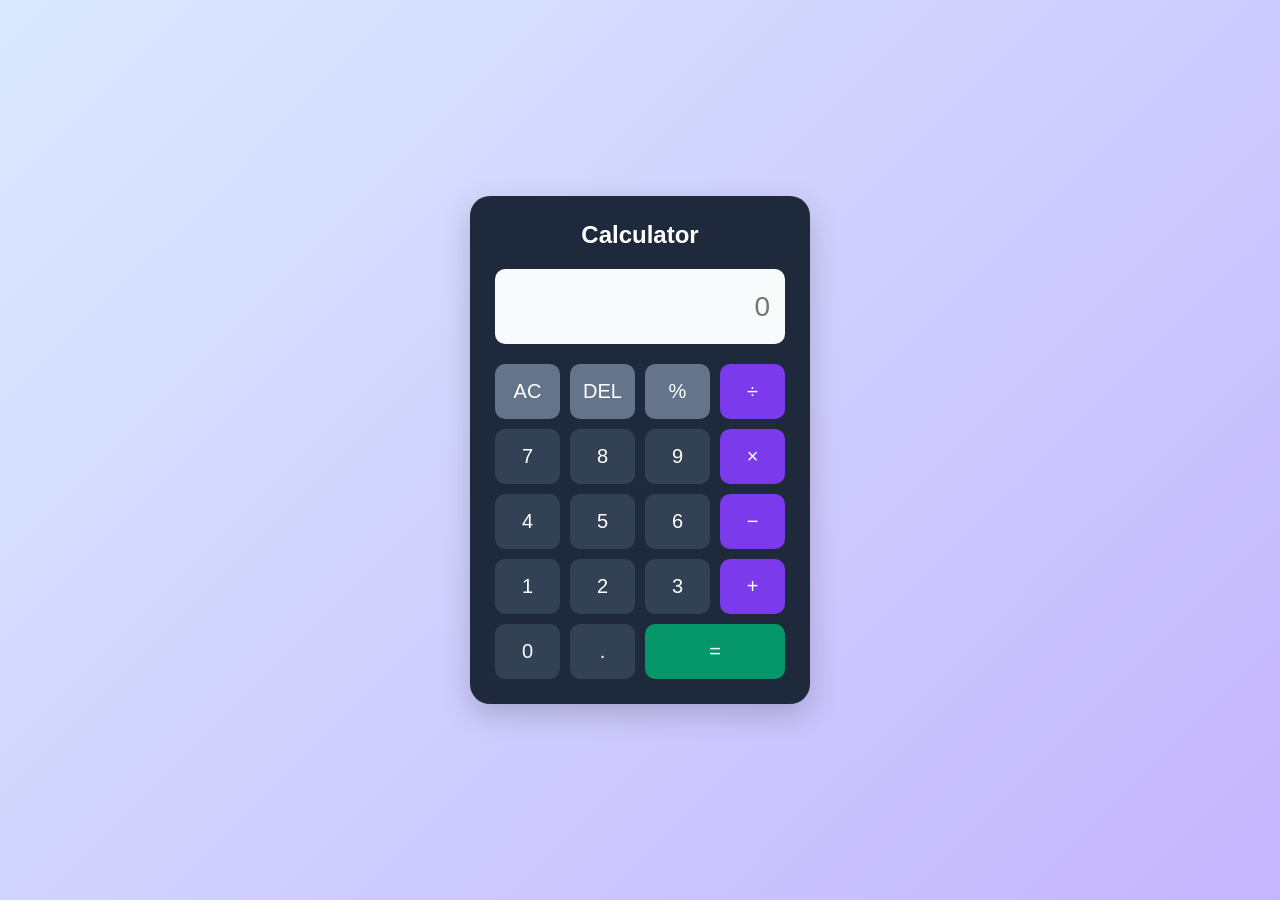
<file: calculator/index.html>
<!DOCTYPE html>
<html lang="en">
<head>
    <meta charset="UTF-8">
    <meta name="viewport" content="width=device-width, initial-scale=1.0">

    <title>My Calculator</title>

    <link rel="stylesheet" href="style.css">
</head>
<body>

    <div class="calculator">

        <h2>Calculator</h2>

        <!-- Display -->
        <input
            type="text"
            id="display"
            placeholder="0"
            readonly
        >

        <!-- Calculator Buttons -->
        <div class="buttons">

            <button class="special" onclick="clearDisplay()">AC</button>
            <button class="special" onclick="deleteLast()">DEL</button>
            <button class="special" onclick="appendValue('%')">%</button>
            <button class="operator" onclick="appendValue('/')">÷</button>

            <button onclick="appendValue('7')">7</button>
            <button onclick="appendValue('8')">8</button>
            <button onclick="appendValue('9')">9</button>
            <button class="operator" onclick="appendValue('*')">×</button>

            <button onclick="appendValue('4')">4</button>
            <button onclick="appendValue('5')">5</button>
            <button onclick="appendValue('6')">6</button>
            <button class="operator" onclick="appendValue('-')">−</button>

            <button onclick="appendValue('1')">1</button>
            <button onclick="appendValue('2')">2</button>
            <button onclick="appendValue('3')">3</button>
            <button class="operator" onclick="appendValue('+')">+</button>

            <button onclick="appendValue('0')">0</button>
            <button onclick="appendValue('.')">.</button>
            <button class="equal" onclick="calculate()">=</button>

        </div>

    </div>

    <script src="script.js"></script>

</body>
</html>
</file>
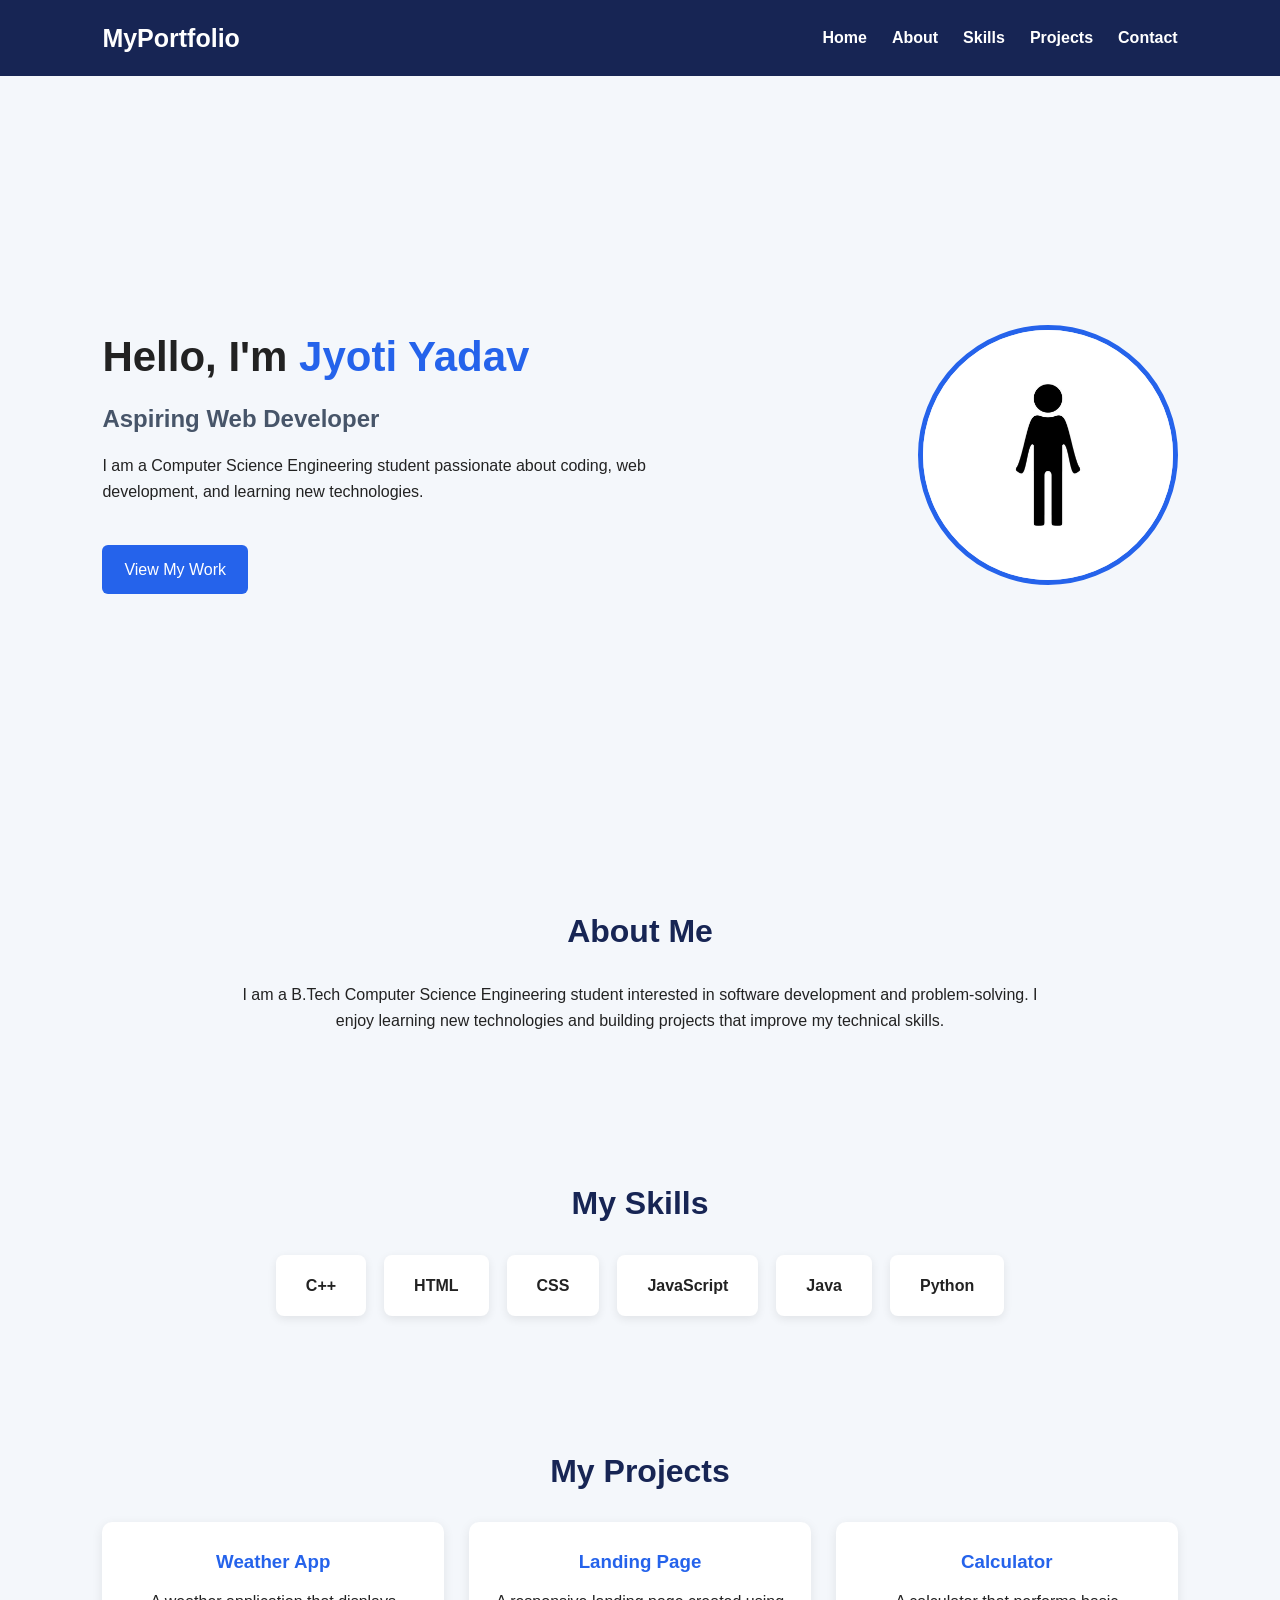
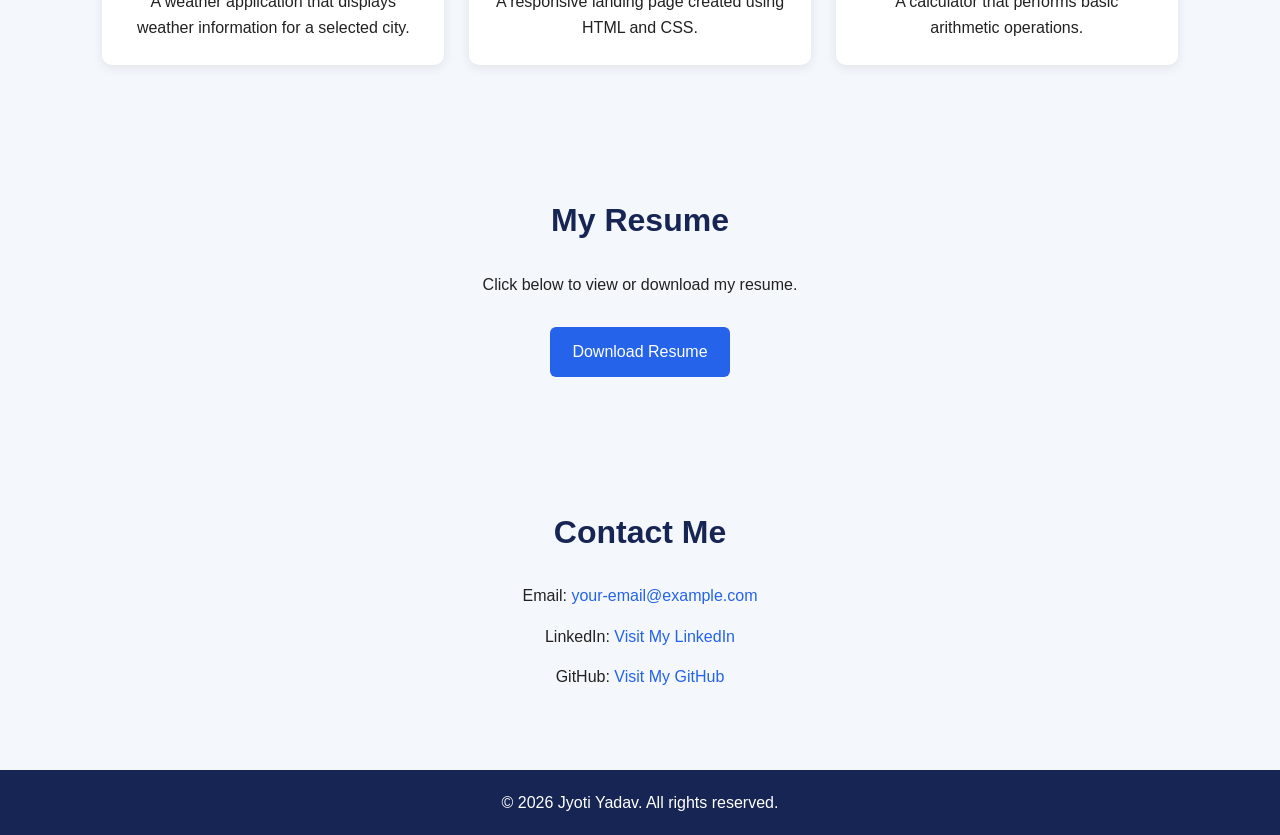
<file: portfolio/index.html>
<!DOCTYPE html>
<html lang="en">
<head>
    <meta charset="UTF-8">
    <meta name="viewport" content="width=device-width, initial-scale=1.0">
    <title>My Portfolio</title>
    <link rel="stylesheet" href="style.css">
</head>
<body>

    <!-- Header -->
    <header>
        <nav>
            <h2 class="logo">MyPortfolio</h2>

            <ul>
                <li><a href="#home">Home</a></li>
                <li><a href="#about">About</a></li>
                <li><a href="#skills">Skills</a></li>
                <li><a href="#projects">Projects</a></li>
                <li><a href="#contact">Contact</a></li>
            </ul>
        </nav>
    </header>

    <!-- Home Section -->
    <section id="home" class="hero">
        <div class="hero-content">
            <h1>Hello, I'm <span>Jyoti Yadav</span></h1>
            <h2>Aspiring Web Developer</h2>

            <p>
                I am a Computer Science Engineering student
                passionate about coding, web development,
                and learning new technologies.
            </p>

            <a href="#projects" class="btn">View My Work</a>
        </div>

        <div class="hero-image">
            <img src="profile.jpg" alt="My Profile Photo">
        </div>
    </section>

    <!-- About Section -->
    <section id="about" class="section">
        <h2>About Me</h2>

        <p>
            I am a B.Tech Computer Science Engineering student
            interested in software development and problem-solving.
            I enjoy learning new technologies and building projects
            that improve my technical skills.
        </p>
    </section>

    <!-- Skills Section -->
    <section id="skills" class="section">
        <h2>My Skills</h2>

        <div class="skills-container">
            <div class="skill">C++</div>
            <div class="skill">HTML</div>
            <div class="skill">CSS</div>
            <div class="skill">JavaScript</div>
            <div class="skill">Java</div>
            <div class="skill">Python</div>
        </div>
    </section>

    <!-- Projects Section -->
    <section id="projects" class="section">
        <h2>My Projects</h2>

        <div class="projects-container">

            <div class="project-card">
                <h3>Weather App</h3>
                <p>
                    A weather application that displays
                    weather information for a selected city.
                </p>
            </div>

            <div class="project-card">
                <h3>Landing Page</h3>
                <p>
                    A responsive landing page created using
                    HTML and CSS.
                </p>
            </div>

            <div class="project-card">
                <h3>Calculator</h3>
                <p>
                    A calculator that performs basic
                    arithmetic operations.
                </p>
            </div>

        </div>
    </section>

    <!-- Resume Section -->
    <section id="resume" class="section">
        <h2>My Resume</h2>

        <p>Click below to view or download my resume.</p>

        <a href="resume.pdf" download class="btn">
            Download Resume
        </a>
    </section>

    <!-- Contact Section -->
    <section id="contact" class="section">
        <h2>Contact Me</h2>

        <p>
            Email:
            <a href="mailto:your-email@example.com">
                your-email@example.com
            </a>
        </p>

        <p>
            LinkedIn:
            <a href="https://www.linkedin.com/" target="_blank"
               rel="noopener noreferrer">
                Visit My LinkedIn
            </a>
        </p>

        <p>
            GitHub:
            <a href="https://github.com/" target="_blank"
               rel="noopener noreferrer">
                Visit My GitHub
            </a>
        </p>
    </section>

    <!-- Footer -->
    <footer>
        <p>&copy; 2026 Jyoti Yadav. All rights reserved.</p>
    </footer>

</body>
</html>
</file>
<file: calculator/style.css>
/* General Styling */
* {
    margin: 0;
    padding: 0;
    box-sizing: border-box;
}

body {
    font-family: Arial, sans-serif;
    background: linear-gradient(135deg, #dbeafe, #c4b5fd);

    min-height: 100vh;

    display: flex;
    justify-content: center;
    align-items: center;
}

/* Calculator Container */
.calculator {
    width: 340px;
    padding: 25px;

    background-color: #1e293b;
    border-radius: 20px;

    box-shadow: 0 10px 30px #00000030;
}

.calculator h2 {
    text-align: center;
    color: white;
    margin-bottom: 20px;
}

/* Display */
#display {
    width: 100%;
    height: 75px;

    margin-bottom: 20px;
    padding: 15px;

    border: none;
    border-radius: 10px;

    background-color: #f8fafc;
    color: #111827;

    text-align: right;
    font-size: 28px;
}

/* Buttons Layout */
.buttons {
    display: grid;
    grid-template-columns: repeat(4, 1fr);
    gap: 10px;
}

/* Common Button Styling */
button {
    height: 55px;

    border: none;
    border-radius: 10px;

    background-color: #334155;
    color: white;

    font-size: 20px;
    cursor: pointer;

    transition: 0.2s;
}

button:hover {
    background-color: #475569;
    transform: scale(1.04);
}

button:active {
    transform: scale(0.96);
}

/* Special Buttons */
.special {
    background-color: #64748b;
}

.special:hover {
    background-color: #94a3b8;
}

/* Operators */
.operator {
    background-color: #7c3aed;
}

.operator:hover {
    background-color: #6d28d9;
}

/* Equal Button */
.equal {
    grid-column: span 2;
    background-color: #059669;
}

.equal:hover {
    background-color: #047857;
}
</file>
<file: portfolio/style.css>
/* General Styling */
* {
    margin: 0;
    padding: 0;
    box-sizing: border-box;
    scroll-behavior: smooth;
}

body {
    font-family: Arial, sans-serif;
    background-color: #f4f7fb;
    color: #222;
    line-height: 1.6;
}

/* Header */
header {
    background-color: #172554;
    padding: 18px 8%;
    position: sticky;
    top: 0;
    z-index: 100;
}

nav {
    display: flex;
    justify-content: space-between;
    align-items: center;
}

.logo {
    color: white;
    font-size: 25px;
}

nav ul {
    list-style: none;
    display: flex;
    gap: 25px;
}

nav ul li a {
    text-decoration: none;
    color: white;
    font-weight: bold;
}

nav ul li a:hover {
    color: #93c5fd;
}

/* Hero Section */
.hero {
    min-height: 85vh;
    padding: 60px 8%;
    display: flex;
    align-items: center;
    justify-content: space-between;
    gap: 40px;
}

.hero-content {
    max-width: 600px;
}

.hero-content h1 {
    font-size: 42px;
    margin-bottom: 10px;
}

.hero-content h1 span {
    color: #2563eb;
}

.hero-content h2 {
    color: #475569;
    margin-bottom: 15px;
}

.hero-content p {
    margin-bottom: 25px;
}

.hero-image img {
    width: 260px;
    height: 260px;
    border-radius: 50%;
    object-fit: cover;
    border: 5px solid #2563eb;
}

/* Buttons */
.btn {
    display: inline-block;
    background-color: #2563eb;
    color: white;
    text-decoration: none;
    padding: 12px 22px;
    border-radius: 6px;
    margin-top: 15px;
    transition: 0.3s;
}

.btn:hover {
    background-color: #172554;
    transform: translateY(-2px);
}

/* Common Sections */
.section {
    padding: 65px 8%;
    text-align: center;
}

.section h2 {
    font-size: 32px;
    color: #172554;
    margin-bottom: 25px;
}

.section > p {
    max-width: 800px;
    margin: 0 auto 15px;
}

/* Skills */
.skills-container {
    display: flex;
    justify-content: center;
    flex-wrap: wrap;
    gap: 18px;
}

.skill {
    background-color: white;
    padding: 18px 30px;
    border-radius: 8px;
    box-shadow: 0 3px 10px #00000015;
    font-weight: bold;
    transition: 0.3s;
}

.skill:hover {
    background-color: #dbeafe;
    transform: translateY(-5px);
}

/* Projects */
.projects-container {
    display: grid;
    grid-template-columns: repeat(3, 1fr);
    gap: 25px;
}

.project-card {
    background-color: white;
    padding: 25px;
    border-radius: 10px;
    box-shadow: 0 3px 12px #00000015;
    transition: 0.3s;
}

.project-card h3 {
    color: #2563eb;
    margin-bottom: 12px;
}

.project-card:hover {
    transform: translateY(-5px);
}

/* Contact */
#contact a {
    color: #2563eb;
    text-decoration: none;
}

#contact a:hover {
    text-decoration: underline;
}

/* Footer */
footer {
    background-color: #172554;
    color: white;
    text-align: center;
    padding: 20px;
}

/* Responsive Design */
@media (max-width: 768px) {
    nav {
        flex-direction: column;
        gap: 15px;
    }

    nav ul {
        flex-wrap: wrap;
        justify-content: center;
        gap: 12px;
    }

    .hero {
        flex-direction: column-reverse;
        text-align: center;
    }

    .hero-content h1 {
        font-size: 32px;
    }

    .hero-image img {
        width: 200px;
        height: 200px;
    }

    .projects-container {
        grid-template-columns: 1fr;
    }
}
</file>
